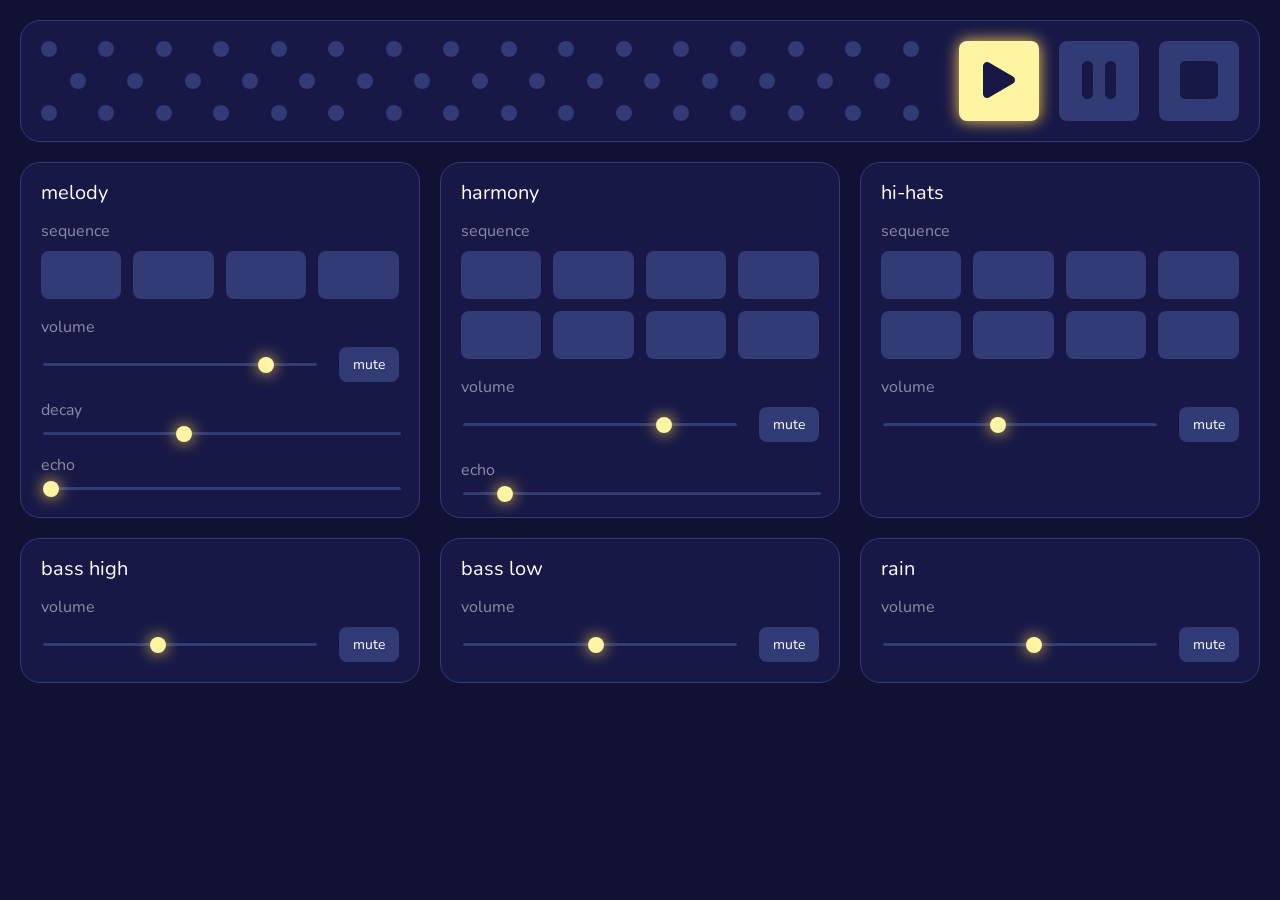
<file: docs/index.html>
<!DOCTYPE html>
<html lang="en">
  <head>
    <meta charset="UTF-8" />
    <meta name="viewport" content="width=device-width, initial-scale=1.0" />
    <title>Starlight Synth</title>
    <link rel="preconnect" href="https://fonts.googleapis.com">
    <link rel="preconnect" href="https://fonts.gstatic.com" crossorigin>
    <link href="https://fonts.googleapis.com/css2?family=Nunito:ital,wght@0,200..1000;1,200..1000&display=swap" rel="stylesheet">
    <link rel="icon" type="image/png" href="./favicon-zx40a4en.png" />
    
    
  <link rel="stylesheet" crossorigin href="./chunk-53h7qag0.css"><script type="module" crossorigin src="./chunk-1d3kf32t.js"></script></head>

  <body>
    <div class="synth__container">
      <div class="container header__container">
        <div class="lamps__container">
          <div class="lamps__line">
            <div class="lamp"></div>
            <div class="lamp"></div>
            <div class="lamp"></div>
            <div class="lamp"></div>
            <div class="lamp"></div>
            <div class="lamp"></div>
            <div class="lamp"></div>
            <div class="lamp"></div>
            <div class="lamp"></div>
            <div class="lamp"></div>
            <div class="lamp"></div>
            <div class="lamp lamp--mobile"></div>
            <div class="lamp lamp--mobile"></div>
            <div class="lamp lamp--mobile"></div>
            <div class="lamp lamp--mobile"></div>
            <div class="lamp lamp--mobile"></div>
          </div>
          <div class="lamps__line">
            <div class="lamp"></div>
            <div class="lamp"></div>
            <div class="lamp"></div>
            <div class="lamp"></div>
            <div class="lamp"></div>
            <div class="lamp"></div>
            <div class="lamp"></div>
            <div class="lamp"></div>
            <div class="lamp"></div>
            <div class="lamp"></div>
            <div class="lamp lamp--mobile"></div>
            <div class="lamp lamp--mobile"></div>
            <div class="lamp lamp--mobile"></div>
            <div class="lamp lamp--mobile"></div>
            <div class="lamp lamp--mobile"></div>
          </div>
          <div class="lamps__line">
            <div class="lamp"></div>
            <div class="lamp"></div>
            <div class="lamp"></div>
            <div class="lamp"></div>
            <div class="lamp"></div>
            <div class="lamp"></div>
            <div class="lamp"></div>
            <div class="lamp"></div>
            <div class="lamp"></div>
            <div class="lamp"></div>
            <div class="lamp"></div>
            <div class="lamp lamp--mobile"></div>
            <div class="lamp lamp--mobile"></div>
            <div class="lamp lamp--mobile"></div>
            <div class="lamp lamp--mobile"></div>
            <div class="lamp lamp--mobile"></div>
          </div>
        </div>
        <div class="transport-buttons__container">
          <button class="transport-button" id="play">
            <svg class="transport-button__icon__wrapper" width="32" height="36" viewBox="0 0 32 36" fill="none" xmlns="http://www.w3.org/2000/svg">
            <path class="transport-button__icon" d="M30 14.5092C32.6667 16.0607 32.6667 19.9393 30 21.4908L6 35.454C3.33333 37.0054 -1.34596e-07 35.0661 0 31.9632L1.21137e-06 4.03683C1.34596e-06 0.933907 3.33333 -1.00542 6 0.546041L30 14.5092Z" fill="black"/>
            </svg>
          </button>
          <button class="transport-button" id="pause">
            <svg class="transport-button__icon__wrapper" width="34" height="38" viewBox="0 0 34 38" fill="none" xmlns="http://www.w3.org/2000/svg">
            <rect class="transport-button__icon"  width="11" height="38" rx="5.5" fill="black"/>
            <rect class="transport-button__icon"  x="23" width="11" height="38" rx="5.5" fill="black"/>
            </svg>
          </button>
          <button class="transport-button" id="stop">
            <svg class="transport-button__icon__wrapper" width="38" height="38" viewBox="0 0 38 38" fill="none" xmlns="http://www.w3.org/2000/svg">
            <rect class="transport-button__icon" width="38" height="38" rx="5" fill="black"/>
            </svg>
          </button>
        </div>
      </div>

      <div class="part-settings__wrapper">
        <div class="container settings__container">
          <h2>melody</h2>

          <div class="setting__wrapper">
            <h3>sequence</h3>
            <div class="sequence__wrapper">
              <button class="sequence__button" id="melody__sequence-1"></button>
              <button class="sequence__button" id="melody__sequence-2"></button>
              <button class="sequence__button" id="melody__sequence-3"></button>
              <button class="sequence__button" id="melody__sequence-4"></button>
            </div>
          </div>

          <div class="setting__wrapper">
            <h3>volume</h3>
            <div class="volume__wrapper">
              <input class="slider" id="melody-volume" type="range" min="-60" max="12" step="1" value="0">
              <button class="mute__button" id="melody-mute">mute</button>
            </div>
          </div>

          <div class="setting__wrapper">
            <h3>decay</h3>
              <input class="slider slider__effects" id="melody-decay" type="range" min="0.1" max="5" step="0.1" value="2">
          </div>

          <div class="setting__wrapper">
            <h3>echo</h3>
              <input class="slider slider__effects" id="melody-echo" type="range" min="0" max="1" step="0.01" value="0">
          </div>
        </div>

        <div class="container settings__container">
          <h2>harmony</h2>

          <div class="setting__wrapper">
            <h3>sequence</h3>
            <div class="sequence__wrapper">
              <button class="sequence__button" id="harmony__sequence-1"></button>
              <button class="sequence__button" id="harmony__sequence-2"></button>
              <button class="sequence__button" id="harmony__sequence-3"></button>
              <button class="sequence__button" id="harmony__sequence-4"></button>
              <button class="sequence__button" id="harmony__sequence-5"></button>
              <button class="sequence__button" id="harmony__sequence-6"></button>
              <button class="sequence__button" id="harmony__sequence-7"></button>
              <button class="sequence__button" id="harmony__sequence-8"></button>
            </div>
          </div>

          <div class="setting__wrapper">
            <h3>volume</h3>
            <div class="volume__wrapper">
              <input class="slider" id="harmony-volume" type="range" min="-60" max="12" step="1" value="-6">
              <button class="mute__button" id="harmony-mute">mute</button>
            </div>
          </div>

          <div class="setting__wrapper">
            <h3>echo</h3>
              <input class="slider slider__effects" id="harmony-echo" type="range" min="0" max="1" step="0.01" value="0.1">
          </div>
        </div>

        <div class="container settings__container">
          <h2>hi-hats</h2>

          <div class="setting__wrapper">
            <h3>sequence</h3>
            <div class="sequence__wrapper">
              <button class="sequence__button" id="hi-hats__sequence-1"></button>
              <button class="sequence__button" id="hi-hats__sequence-2"></button>
              <button class="sequence__button" id="hi-hats__sequence-3"></button>
              <button class="sequence__button" id="hi-hats__sequence-4"></button>
              <button class="sequence__button" id="hi-hats__sequence-5"></button>
              <button class="sequence__button" id="hi-hats__sequence-6"></button>
              <button class="sequence__button" id="hi-hats__sequence-7"></button>
              <button class="sequence__button" id="hi-hats__sequence-8"></button>
            </div>
          </div>

          <div class="setting__wrapper">
            <h3>volume</h3>
            <div class="volume__wrapper">
              <input class="slider" id="hi-hats-volume" type="range" min="-60" max="12" step="1" value="-30">
              <button class="mute__button" id="hi-hats-mute">mute</button>
            </div>
          </div>
        </div>

        <div class="container settings__container">
          <h2>bass high</h2>

          <div class="setting__wrapper">
            <h3>volume</h3>
            <div class="volume__wrapper">
              <input class="slider" id="bass-high-volume" type="range" min="-60" max="12" step="1" value="-30">
              <button class="mute__button" id="bass-high-mute">mute</button>
            </div>
          </div>
        </div>

        <div class="container settings__container">
          <h2>bass low</h2>

          <div class="setting__wrapper">
            <h3>volume</h3>
            <div class="volume__wrapper">
              <input class="slider" id="bass-low-volume" type="range" min="-60" max="12" step="1" value="-25">
              <button class="mute__button" id="bass-low-mute">mute</button>
            </div>
          </div>
        </div>

        <div class="container settings__container">
          <h2>rain</h2>

          <div class="setting__wrapper">
            <h3>volume</h3>
            <div class="volume__wrapper">
              <input class="slider" id="rain-volume" type="range" min="-60" max="12" step="1" value="-20">
              <button class="mute__button" id="rain-mute">mute</button>
            </div>
          </div>
        </div>
      </div>
    </div>
  </body>
</html>
</file>
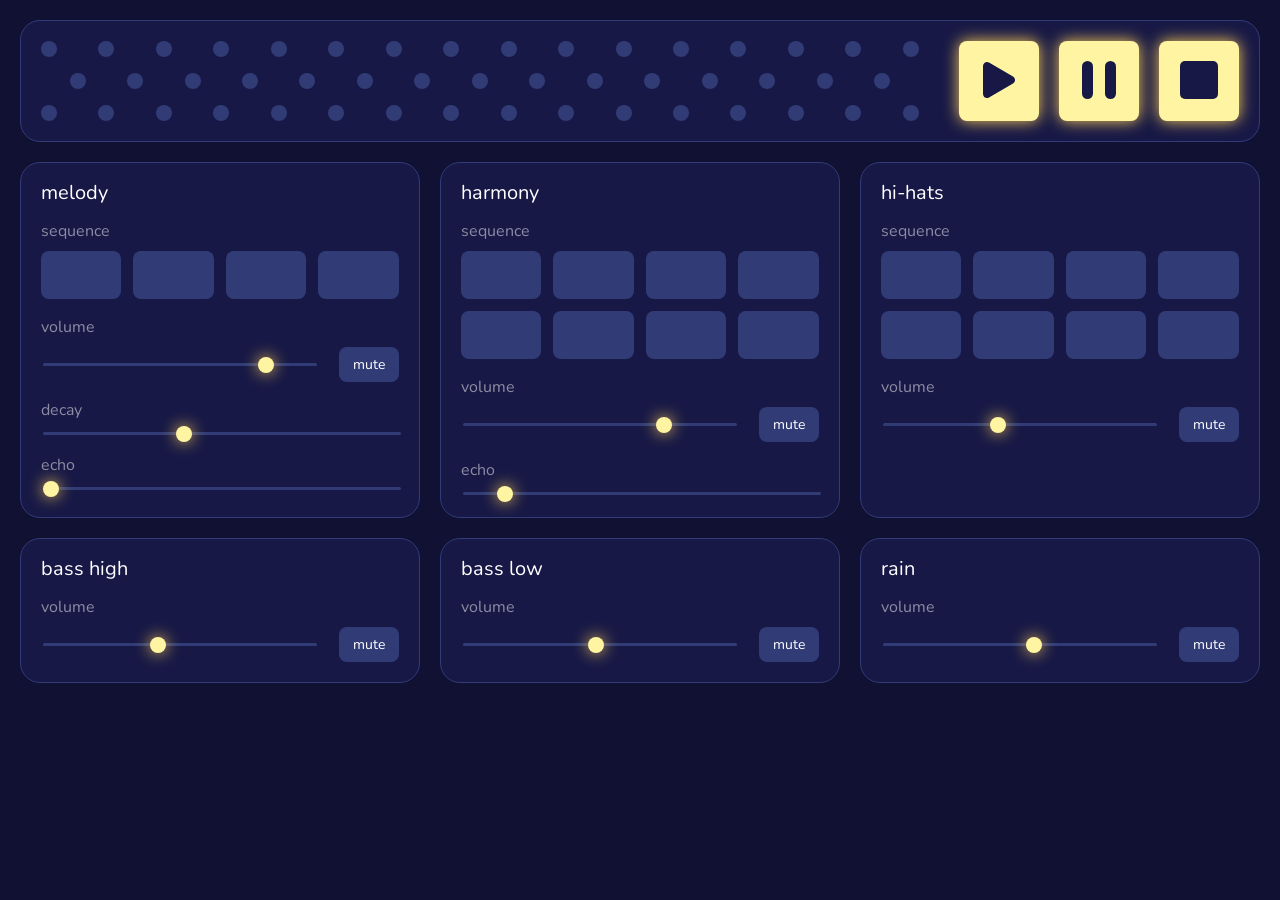
<file: src/index.html>
<!DOCTYPE html>
<html lang="en">
  <head>
    <meta charset="UTF-8" />
    <meta name="viewport" content="width=device-width, initial-scale=1.0" />
    <title>Starlight Synth</title>
    <link rel="preconnect" href="https://fonts.googleapis.com">
    <link rel="preconnect" href="https://fonts.gstatic.com" crossorigin>
    <link href="https://fonts.googleapis.com/css2?family=Nunito:ital,wght@0,200..1000;1,200..1000&display=swap" rel="stylesheet">
    <link rel="icon" type="image/png" href="./favicon.png" />
    <link rel="stylesheet" href="./index.css" />
    <script type="module" src="./index.js"></script>
  </head>

  <body>
    <div class="synth__container">
      <div class="container header__container">
        <div class="lamps__container">
          <div class="lamps__line">
            <div class="lamp"></div>
            <div class="lamp"></div>
            <div class="lamp"></div>
            <div class="lamp"></div>
            <div class="lamp"></div>
            <div class="lamp"></div>
            <div class="lamp"></div>
            <div class="lamp"></div>
            <div class="lamp"></div>
            <div class="lamp"></div>
            <div class="lamp"></div>
            <div class="lamp lamp--mobile"></div>
            <div class="lamp lamp--mobile"></div>
            <div class="lamp lamp--mobile"></div>
            <div class="lamp lamp--mobile"></div>
            <div class="lamp lamp--mobile"></div>
          </div>
          <div class="lamps__line">
            <div class="lamp"></div>
            <div class="lamp"></div>
            <div class="lamp"></div>
            <div class="lamp"></div>
            <div class="lamp"></div>
            <div class="lamp"></div>
            <div class="lamp"></div>
            <div class="lamp"></div>
            <div class="lamp"></div>
            <div class="lamp"></div>
            <div class="lamp lamp--mobile"></div>
            <div class="lamp lamp--mobile"></div>
            <div class="lamp lamp--mobile"></div>
            <div class="lamp lamp--mobile"></div>
            <div class="lamp lamp--mobile"></div>
          </div>
          <div class="lamps__line">
            <div class="lamp"></div>
            <div class="lamp"></div>
            <div class="lamp"></div>
            <div class="lamp"></div>
            <div class="lamp"></div>
            <div class="lamp"></div>
            <div class="lamp"></div>
            <div class="lamp"></div>
            <div class="lamp"></div>
            <div class="lamp"></div>
            <div class="lamp"></div>
            <div class="lamp lamp--mobile"></div>
            <div class="lamp lamp--mobile"></div>
            <div class="lamp lamp--mobile"></div>
            <div class="lamp lamp--mobile"></div>
            <div class="lamp lamp--mobile"></div>
          </div>
        </div>
        <div class="transport-buttons__container">
          <button class="transport-button" id="play">
            <svg class="transport-button__icon__wrapper" width="32" height="36" viewBox="0 0 32 36" fill="none" xmlns="http://www.w3.org/2000/svg">
            <path class="transport-button__icon" d="M30 14.5092C32.6667 16.0607 32.6667 19.9393 30 21.4908L6 35.454C3.33333 37.0054 -1.34596e-07 35.0661 0 31.9632L1.21137e-06 4.03683C1.34596e-06 0.933907 3.33333 -1.00542 6 0.546041L30 14.5092Z" fill="black"/>
            </svg>
          </button>
          <button class="transport-button" id="pause">
            <svg class="transport-button__icon__wrapper" width="34" height="38" viewBox="0 0 34 38" fill="none" xmlns="http://www.w3.org/2000/svg">
            <rect class="transport-button__icon"  width="11" height="38" rx="5.5" fill="black"/>
            <rect class="transport-button__icon"  x="23" width="11" height="38" rx="5.5" fill="black"/>
            </svg>
          </button>
          <button class="transport-button" id="stop">
            <svg class="transport-button__icon__wrapper" width="38" height="38" viewBox="0 0 38 38" fill="none" xmlns="http://www.w3.org/2000/svg">
            <rect class="transport-button__icon" width="38" height="38" rx="5" fill="black"/>
            </svg>
          </button>
        </div>
      </div>

      <div class="part-settings__wrapper">
        <div class="container settings__container">
          <h2>melody</h2>

          <div class="setting__wrapper">
            <h3>sequence</h3>
            <div class="sequence__wrapper">
              <button class="sequence__button" id="melody__sequence-1"></button>
              <button class="sequence__button" id="melody__sequence-2"></button>
              <button class="sequence__button" id="melody__sequence-3"></button>
              <button class="sequence__button" id="melody__sequence-4"></button>
            </div>
          </div>

          <div class="setting__wrapper">
            <h3>volume</h3>
            <div class="volume__wrapper">
              <input class="slider" id="melody-volume" type="range" min="-60" max="12" step="1" value="0">
              <button class="mute__button" id="melody-mute">mute</button>
            </div>
          </div>

          <div class="setting__wrapper">
            <h3>decay</h3>
              <input class="slider slider__effects" id="melody-decay" type="range" min="0.1" max="5" step="0.1" value="2">
          </div>

          <div class="setting__wrapper">
            <h3>echo</h3>
              <input class="slider slider__effects" id="melody-echo" type="range" min="0" max="1" step="0.01" value="0">
          </div>
        </div>

        <div class="container settings__container">
          <h2>harmony</h2>

          <div class="setting__wrapper">
            <h3>sequence</h3>
            <div class="sequence__wrapper">
              <button class="sequence__button" id="harmony__sequence-1"></button>
              <button class="sequence__button" id="harmony__sequence-2"></button>
              <button class="sequence__button" id="harmony__sequence-3"></button>
              <button class="sequence__button" id="harmony__sequence-4"></button>
              <button class="sequence__button" id="harmony__sequence-5"></button>
              <button class="sequence__button" id="harmony__sequence-6"></button>
              <button class="sequence__button" id="harmony__sequence-7"></button>
              <button class="sequence__button" id="harmony__sequence-8"></button>
            </div>
          </div>

          <div class="setting__wrapper">
            <h3>volume</h3>
            <div class="volume__wrapper">
              <input class="slider" id="harmony-volume" type="range" min="-60" max="12" step="1" value="-6">
              <button class="mute__button" id="harmony-mute">mute</button>
            </div>
          </div>

          <div class="setting__wrapper">
            <h3>echo</h3>
              <input class="slider slider__effects" id="harmony-echo" type="range" min="0" max="1" step="0.01" value="0.1">
          </div>
        </div>

        <div class="container settings__container">
          <h2>hi-hats</h2>

          <div class="setting__wrapper">
            <h3>sequence</h3>
            <div class="sequence__wrapper">
              <button class="sequence__button" id="hi-hats__sequence-1"></button>
              <button class="sequence__button" id="hi-hats__sequence-2"></button>
              <button class="sequence__button" id="hi-hats__sequence-3"></button>
              <button class="sequence__button" id="hi-hats__sequence-4"></button>
              <button class="sequence__button" id="hi-hats__sequence-5"></button>
              <button class="sequence__button" id="hi-hats__sequence-6"></button>
              <button class="sequence__button" id="hi-hats__sequence-7"></button>
              <button class="sequence__button" id="hi-hats__sequence-8"></button>
            </div>
          </div>

          <div class="setting__wrapper">
            <h3>volume</h3>
            <div class="volume__wrapper">
              <input class="slider" id="hi-hats-volume" type="range" min="-60" max="12" step="1" value="-30">
              <button class="mute__button" id="hi-hats-mute">mute</button>
            </div>
          </div>
        </div>

        <div class="container settings__container">
          <h2>bass high</h2>

          <div class="setting__wrapper">
            <h3>volume</h3>
            <div class="volume__wrapper">
              <input class="slider" id="bass-high-volume" type="range" min="-60" max="12" step="1" value="-30">
              <button class="mute__button" id="bass-high-mute">mute</button>
            </div>
          </div>
        </div>

        <div class="container settings__container">
          <h2>bass low</h2>

          <div class="setting__wrapper">
            <h3>volume</h3>
            <div class="volume__wrapper">
              <input class="slider" id="bass-low-volume" type="range" min="-60" max="12" step="1" value="-25">
              <button class="mute__button" id="bass-low-mute">mute</button>
            </div>
          </div>
        </div>

        <div class="container settings__container">
          <h2>rain</h2>

          <div class="setting__wrapper">
            <h3>volume</h3>
            <div class="volume__wrapper">
              <input class="slider" id="rain-volume" type="range" min="-60" max="12" step="1" value="-20">
              <button class="mute__button" id="rain-mute">mute</button>
            </div>
          </div>
        </div>
      </div>
    </div>
  </body>
</html>
</file>
<file: docs/chunk-53h7qag0.css>
html,body,div,span,applet,object,iframe,h1,h2,h3,h4,h5,h6,p,blockquote,pre,a,abbr,acronym,address,big,cite,code,del,dfn,em,img,ins,kbd,q,s,samp,small,strike,strong,sub,sup,tt,var,b,u,i,center,dl,dt,dd,ol,ul,li,fieldset,form,label,legend,table,caption,tbody,tfoot,thead,tr,th,td,article,aside,canvas,details,embed,figure,figcaption,footer,header,hgroup,menu,nav,output,ruby,section,summary,time,mark,audio,video{vertical-align:baseline;font-size:100%;font-weight:inherit;border:0;margin:0;padding:0}article,aside,details,figcaption,figure,footer,header,hgroup,menu,nav,section{display:block}body{line-height:1}ol,ul{list-style:none}blockquote,q{quotes:none}blockquote:before,blockquote:after,q:before,q:after{content:"";content:none}table{border-collapse:collapse;border-spacing:0}:root{--c-dark-blue:#101133;--c-main-blue:#171846;--c-light-blue:#313c77;--c-yellow:#fff4a2;--c-white:#fff;--sh-yellow:0px 0px 16px #ffcf55}*{box-sizing:border-box}body{background-color:var(--c-dark-blue);color:var(--c-white);font-family:Nunito;font-weight:400}.synth__container{display:flex;flex-wrap:wrap;gap:20px;padding:20px}.container{background-color:var(--c-main-blue);border:1px solid var(--c-light-blue);border-radius:20px;padding:20px}.header__container{display:flex;gap:40px;width:100%}.lamps__container{display:flex;flex-direction:column;justify-content:space-between;align-items: center;width:100%}.lamps__line{display:flex;justify-content:space-between;width:100%}.lamps__line:nth-child(2){width:93.5%}.lamp{background-color:var(--c-light-blue);border-radius:50%;width:16px;height:16px}.lamp--active{background-color:var(--c-yellow);box-shadow:var(--sh-yellow)}.transport-buttons__container{display:flex;gap:20px}.transport-button{background-color:var(--c-yellow);box-shadow:var(--sh-yellow);border:0;border-radius:8px;width:80px;height:80px}.transport-button__icon{fill:var(--c-main-blue)}.transport-button--disabled{background-color:var(--c-light-blue);box-shadow:none;pointer-events:none}.part-settings__wrapper{display:flex;flex-wrap:wrap;gap:20px}.settings__container{display:flex;flex-direction:column;gap:20px;width:calc(33.3333% - 13.3333px)}h2{font-size:20px}h3{opacity:.5;font-size:16px}.setting__wrapper{display:flex;flex-direction:column;gap:12px;width:100%}.sequence__wrapper{display:flex;flex-wrap:wrap;gap:12px;width:100%}.sequence__button{background-color:var(--c-light-blue);border:0;border-radius:8px;width:calc(25% - 9px);height:48px}.sequence__button--active{background-color:var(--c-yellow);box-shadow:var(--sh-yellow)}.volume__wrapper{display:flex;align-items: center;gap:20px;width:100%}.mute__button{color:inherit;background-color:var(--c-light-blue);border:0;border-radius:8px;min-width:60px;padding:8px 12px;font-family:inherit;font-size:14px}.mute__button--active{background-color:var(--c-yellow);box-shadow:var(--sh-yellow);color:var(--c-main-blue)}.slider{appearance:none;-webkit-appearance:none;background:var(--c-light-blue);border-radius:2px;width:100%;height:3px}.slider::-webkit-slider-thumb{-webkit-appearance:none;background:var(--c-yellow);box-shadow:var(--sh-yellow);cursor:pointer;border:none;border-radius:50%;width:16px;height:16px}@media screen and (max-width:1000px){.synth__container{gap:12px;padding:12px}.container{border-radius:16px;padding:16px}.header__container{flex-direction:column;align-items: center;gap:20px}.lamps__line:nth-child(2){width:90%}.lamp{width:12px;height:12px}.lamp--mobile{display:none}.transport-buttons__container{gap:12px}.transport-button{width:48px;height:48px}.transport-button__icon__wrapper{max-width:20px;max-height:20px}.part-settings__wrapper{gap:16px}.settings__container{gap:16px;width:100%}h2{font-size:16px}h3{font-size:14px}.setting__wrapper{gap:8px}.sequence__wrapper{gap:4px}.sequence__button{width:calc(25% - 3px);height:32px}.volume__wrapper{gap:12px}.mute__button{padding:4px 8px;font-size:14px}.slider{height:2px}.slider::-webkit-slider-thumb{width:12px;height:12px}}
</file>
<file: src/index.css>
@import 'stylesheets/reset.css';
@import 'stylesheets/vars.css';
@import 'stylesheets/layout.css';
</file>
